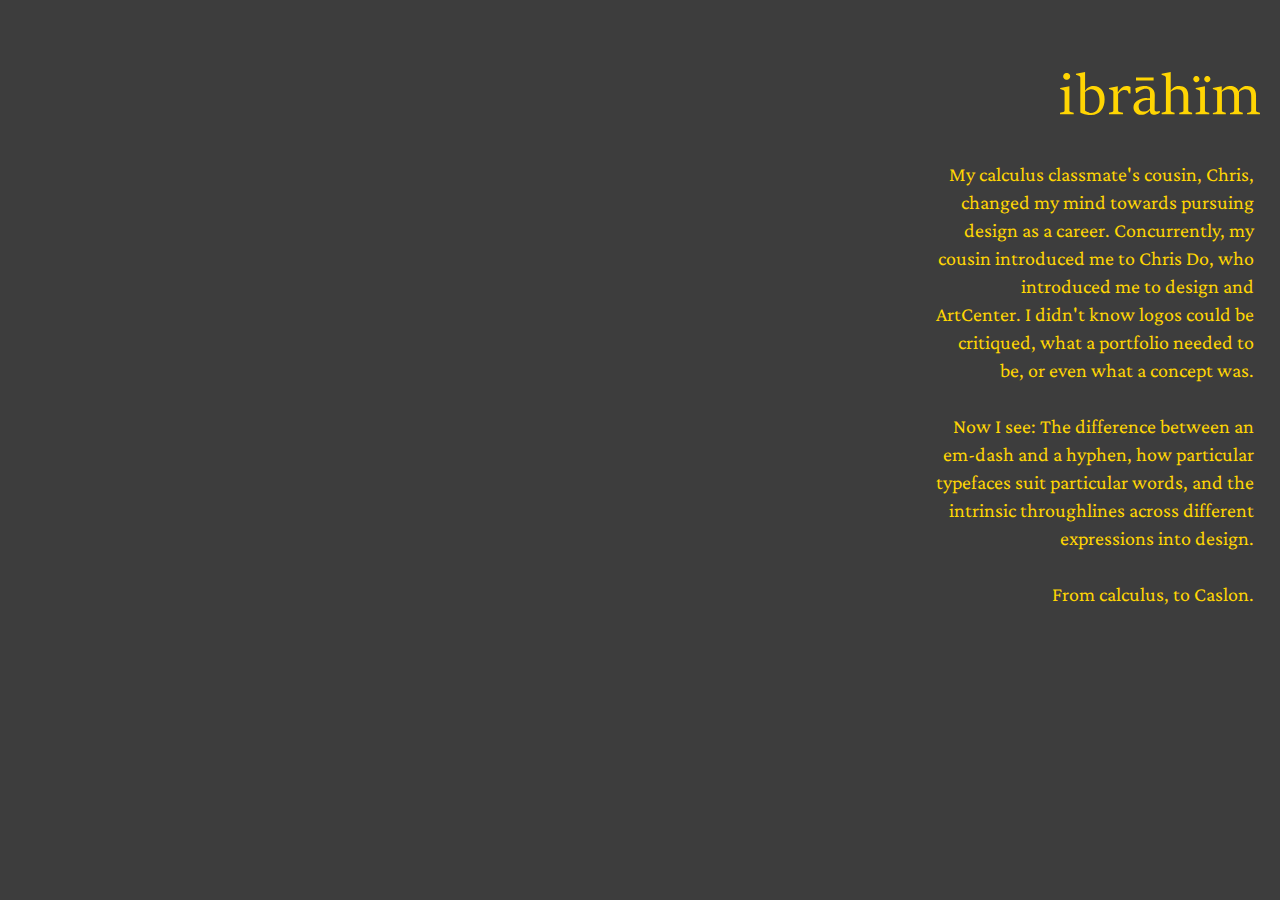
<file: pages/about.html>
<!DOCTYPE html>
<html lang = "en">
  <head>
    <title>Your Host</title>
    <link rel = "icon" type = "image/x-icon" href = "../favicon.ico">

    <meta charset = "utf-8">
    <meta name = "viewport" content = "width = device-width, initial-scale = 1.0">

    <!-- CSS stylesheets, dependencies first -->
    <link rel = "stylesheet" href = "../assets/css/toast.css">
    <link rel = "stylesheet" href = "../assets/css/about.css">
  </head>

  <body>
    <!-- Toast class first, mine second (delineated by a space) -->
    <!-- Landing Page  -->
    <div class = "site-stuff">
      <nav id = "nav">
        <a href = "../index.html"><img src = "../assets/brand/logo.svg" alt = ""></a>
      </nav>

      <section id = "top">
        <div id = "container">
          <div class = "grid">
            <div class = "grid__col grid__col--2-of-2">
              <span>
                You'll find me under
              </span>
            </div>
          </div>

          <div class = "grid">
            <div id = "lineTwo" class = "grid__col grid__col--3-of-4">
              <span>
                books by Camus—
              </span>
            </div>
          </div>

          <div class = "grid">
            <div class = "grid__col grid__col--2-of-2">
              <span>
                and other pages of
              </span>
            </div>
          </div>

          <div class = "grid">
            <div class = "grid__col grid__col--2-of-2">
              <span>
                drapery doodles,
              </span>
            </div>
          </div>

          <div class = "grid">
            <div class = "grid__col grid__col--2-of-2">
              <span>
                calligraphy, and recipes.
              </span>
            </div>
          </div>

        </div>
      </section>

      <small id = "mobile" class = "grid__col grid__col--1-of-4">
        My calculus classmate's cousin, Chris, changed my mind towards pursuing design as a career. Concurrently, my cousin introduced me to Chris Do, who introduced me to design and ArtCenter. I didn't know logos could be critiqued, what a portfolio needed to be, or even what a concept was.<br><br>

        Now I see: The difference between an em-dash and a hyphen, how particular typefaces suit particular words, and the intrinsic throughlines across different expressions into design.<br><br>

        From calculus, to Caslon.
      </small>
    </div>
  </body>
</html>
</file>
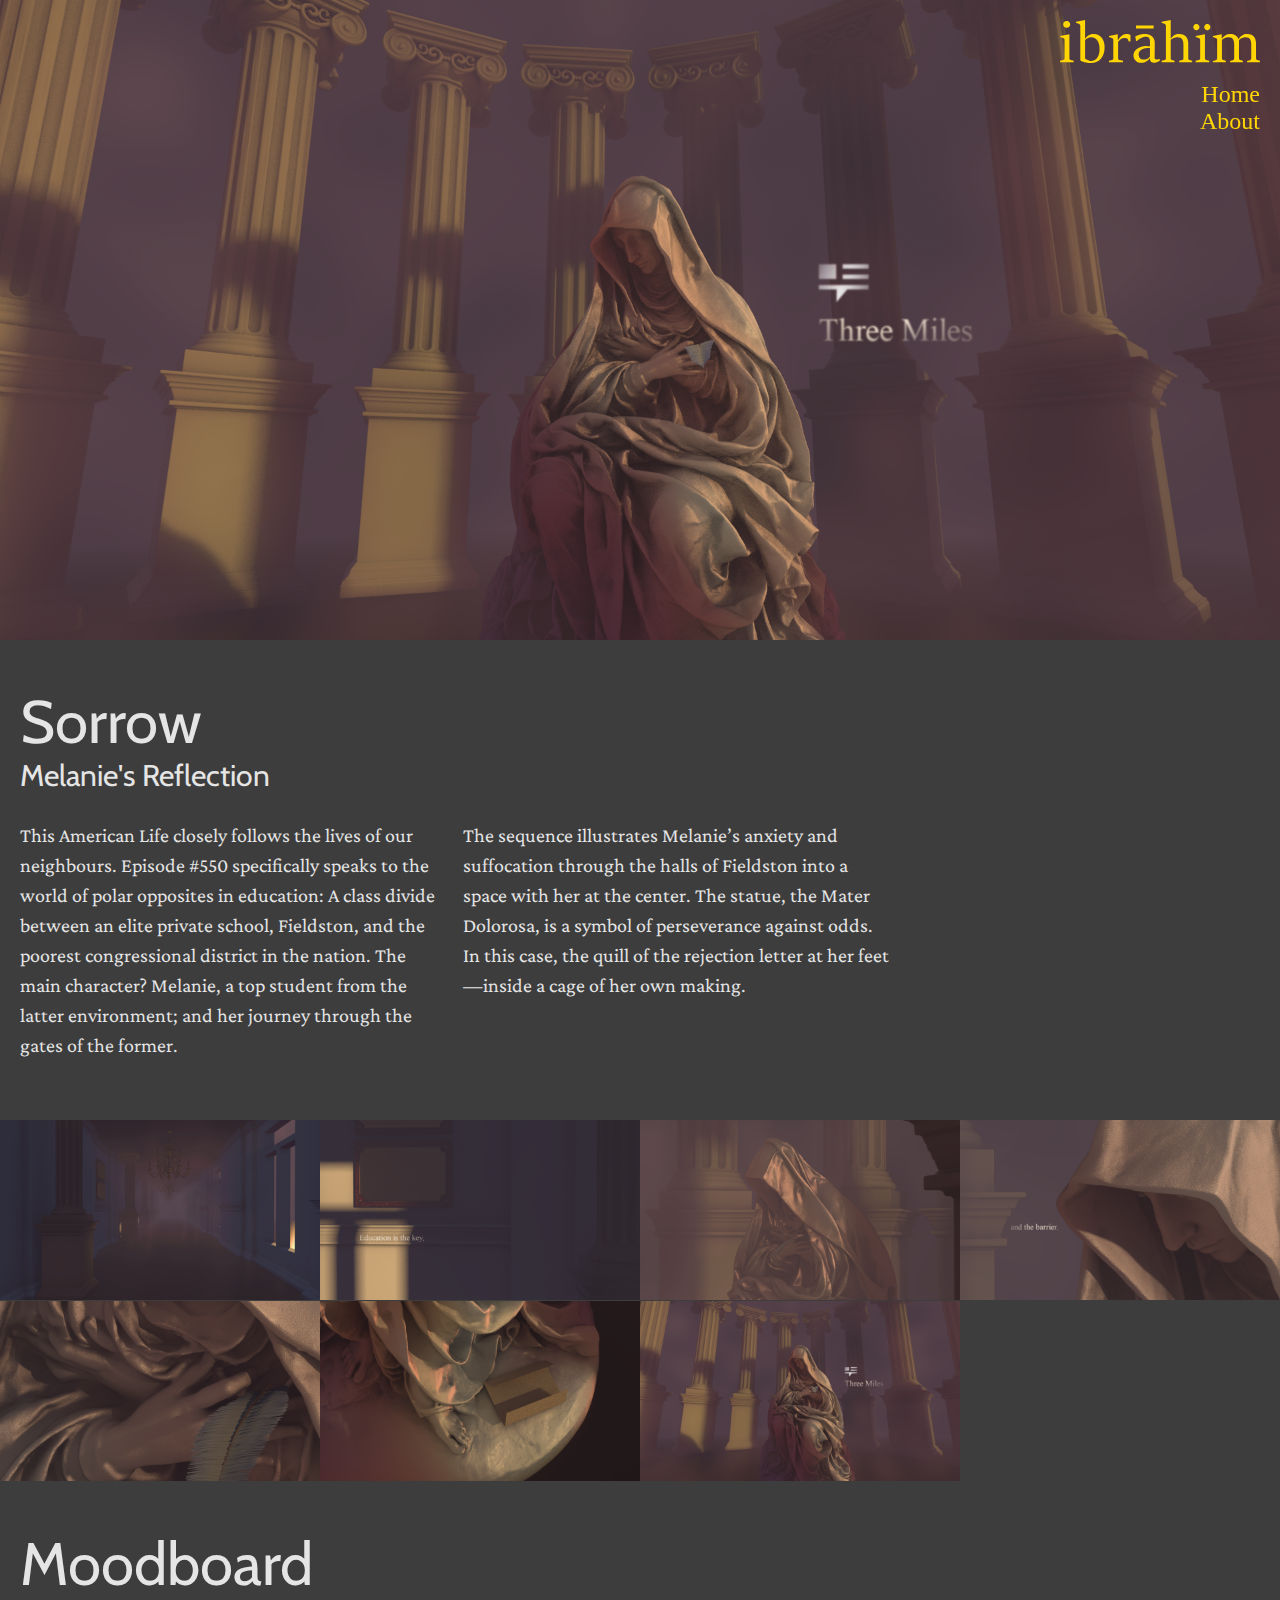
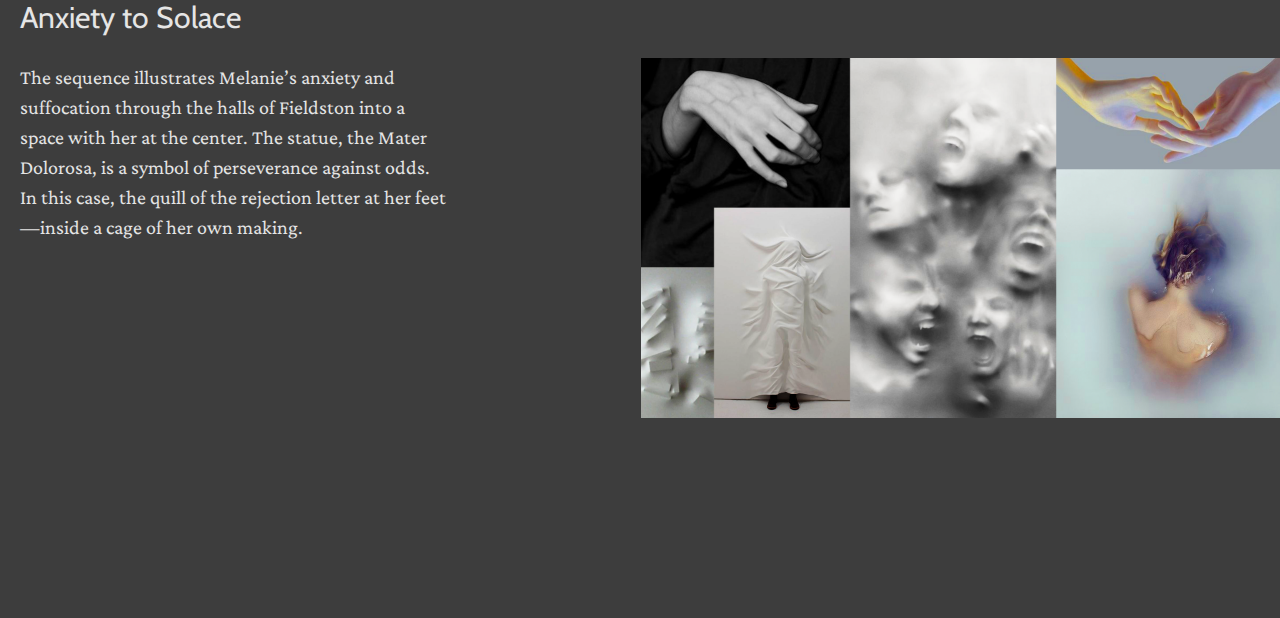
<file: pages/projectPage1.html>
<!DOCTYPE html>
<html lang = "en">
  <head>
    <!-- PROJECT TITLE GOES HERE -->
    <title>Sorrow</title>
    <link rel = "icon" type = "image/x-icon" href = "../favicon.ico">


    <meta charset = "utf-8">
    <meta name = "viewport" content = "width = device-width, initial-scale = 1.0">

    <!-- CSS stylesheets, dependencies first -->
    <link rel = "stylesheet" href = "../assets/css/toast.css">
    <link rel = "stylesheet" href = "../assets/css/projectPage.css">
  </head>

  <body>
    <nav id = "nav">
      <a href = "../index.html"><img src = "../assets/brand/logo.svg" alt = ""></a>
      <ul>
        <a href = "../index.html"><li>Home</li></a>
        <a href = "about.html"><li>About</li></a>
      </ul>
    </nav>

    <main>
      <div class = "grid">
        <div class = "grid__col grid__col--2-of-2 hero">
          <section id = "heroImage"></section>
        </div>
      </div>

      <div class = "siteStuff">
        <section id = "synopsis">
          <!-- PROJECT TITLE GOES HERE TOO -->
          <div class = "grid">
            <div class = "grid__col grid__col--1-of-2">
              <p class = "title">Sorrow</p>
              <p class = "subtitle">Melanie's Reflection</p>
            </div>
          </div>

          <div class = "grid">
            <!-- PROJECT DESCRIPTION GOES HERE -->
            <div id = "projectDesc">
              <p class = "grid__col grid__col--1-of-3">
                This American Life closely follows the lives of our neighbours. Episode #550 specifically speaks to the world of polar opposites in education: A class divide between an elite private school, Fieldston, and the poorest congressional district in the nation. The main character? Melanie, a top student from the latter environment; and her journey through the gates of the former.
              </p>

              <p class = "grid__col grid__col--1-of-3">
                The sequence illustrates Melanie’s anxiety and suffocation through the halls of Fieldston into a space with her at the center. The statue, the Mater Dolorosa, is a symbol of perseverance against odds. In this case, the quill of the rejection letter at her feet—inside a cage of her own making.
              </p>
            </div>
          </div>
        </section>

        <section id = "gallery">
          <div class = "grid">
            <!-- IMAGES GO HERE -->
            <!-- GRID FRACTION VARIES BASED ON NUMBER OF FRAMES -->
            <div class = "grid__col grid__col--1-of-4">
              <div class = "image-outer">
                <a href = "#F1" class = "trigger">
                  <img src = "../assets/imgs/TAL/TAL_F1.png" alt = "" >
                </a>
              </div>
            </div>

            <div class = "grid__col grid__col--1-of-4">
              <div class = "image-outer">
                <a href = "#F2" class = "trigger">
                  <img src = "../assets/imgs/TAL/TAL_F2.png" alt = "" >
                </a>
              </div>
            </div>

            <div class = "grid__col grid__col--1-of-4">
              <div class = "image-outer">
                <a href = "#F3" class = "trigger">
                  <img src = "../assets/imgs/TAL/TAL_F3.png" alt = "" >
                </a>
              </div>
            </div>

            <div class = "grid__col grid__col--1-of-4">
              <div class = "image-outer">
                <a href = "#F4" class = "trigger">
                  <img src = "../assets/imgs/TAL/TAL_F4.png" alt = "" >
                </a>
              </div>
            </div>

            <div class = "grid__col grid__col--1-of-4">
              <div class = "image-outer">
                <a href = "#F5" class = "trigger">
                  <img src = "../assets/imgs/TAL/TAL_F5.png" alt = "" >
                </a>
              </div>
            </div>

            <div class = "grid__col grid__col--1-of-4">
              <div class = "image-outer">
                <a href = "#F6" class = "trigger">
                  <img src = "../assets/imgs/TAL/TAL_F6.png" alt = "" >
                </a>
              </div>
            </div>

            <div class = "grid__col grid__col--1-of-4">
              <div class = "image-outer">
                <a href = "#F7" class = "trigger">
                  <img src = "../assets/imgs/TAL/TAL_F7.png" alt = "" >
                </a>
              </div>
            </div>

            <!-- LIGHTBOX REFS TO IMAGES -->
            <div class = "lightboxes">

              <div id = "F1" class = "lightbox">
                <div class = "lightbox-outer">
                  <img src = "../assets/imgs/TAL/TAL_F1.png" alt="">
                </div>
              </div>

              <div id = "F2" class = "lightbox">
                <div class = "lightbox-outer">
                  <img src = "../assets/imgs/TAL/TAL_F2.png" alt="">
                </div>
              </div>

              <div id = "F3" class = "lightbox">
                <div class = "lightbox-outer">
                  <img src = "../assets/imgs/TAL/TAL_F3.png" alt="">
                </div>
              </div>

              <div id = "F4" class = "lightbox">
                <div class = "lightbox-outer">
                  <img src = "../assets/imgs/TAL/TAL_F4.png" alt="">
                </div>
              </div>

              <div id = "F5" class = "lightbox">
                <div class = "lightbox-outer">
                  <img src = "../assets/imgs/TAL/TAL_F5.png" alt="">
                </div>
              </div>

              <div id = "F6" class = "lightbox">
                <div class = "lightbox-outer">
                  <img src = "../assets/imgs/TAL/TAL_F6.png" alt="">
                </div>
              </div>

              <div id = "F7" class = "lightbox">
                <div class = "lightbox-outer">
                  <img src = "../assets/imgs/TAL/TAL_F7.png" alt="">
                </div>
              </div>
            </div>
          </div>
        </section>

        <section id = "process">
          <!-- PROJECT TITLES GOES HERE TOO -->
          <div class = "grid">
            <div class = "grid__col grid__col--1-of-2">
              <p class = "title">Moodboard</p>
              <p class = "subtitle">Anxiety to Solace</p>
            </div>
          </div>

          <div class = "grid group">
            <!-- PROJECT DESCRIPTION GOES HERE -->
            <div id = "processDesc">
              <p class = "grid__col grid__col--1-of-3">
                The sequence illustrates Melanie’s anxiety and suffocation through the halls of Fieldston into a space with her at the center. The statue, the Mater Dolorosa, is a symbol of perseverance against odds. In this case, the quill of the rejection letter at her feet—inside a cage of her own making.
              </p>

              <!-- IMAGES GO HERE -->
              <div class = "grid__col grid__col--1-of-2 grid__col--d-last">
                <a href = "#P1" class = "trigger">
                  <img src = "../assets/imgs/TAL/TAL_P1.png" alt = "">
                </a>
              </div>

              <div id = "P1" class = "lightbox">
                <div class = "lightbox-outer">
                  <img src = "../assets/imgs/TAL/TAL_P1.png" alt="">
                </div>
              </div>
            </div>
            </div>
        </section>
      </div>
    </main>

    <footer id = "footer">
      <div class = "footer-stuff">
        <strong>Common Tourist Attractions</strong><br>

        <ul>
          <li>
            <a href = "../index.html">Mainstay</a>
          </li>

          <li>
            <a href = "projectPage1.html">This American Life</a>
          </li>

          <li>
            <a href = "projectPage2.html">Grand Budapest Hotel</a>
          </li>

          <li>
            <a href = "projectPage3.html">Lifeline</a>
          </li>

          <li>
            <a href = "about.html">Your Host</a>
          </li>
        </ul>

        <p><strong>Designed and coded by me!</strong></p>
      </div>
    </footer>

    <script src = "../assets/js/projectPageBlur.js"></script>
    <script src = "../assets/js/lightbox.js"></script>
  </body>
</html>
</file>
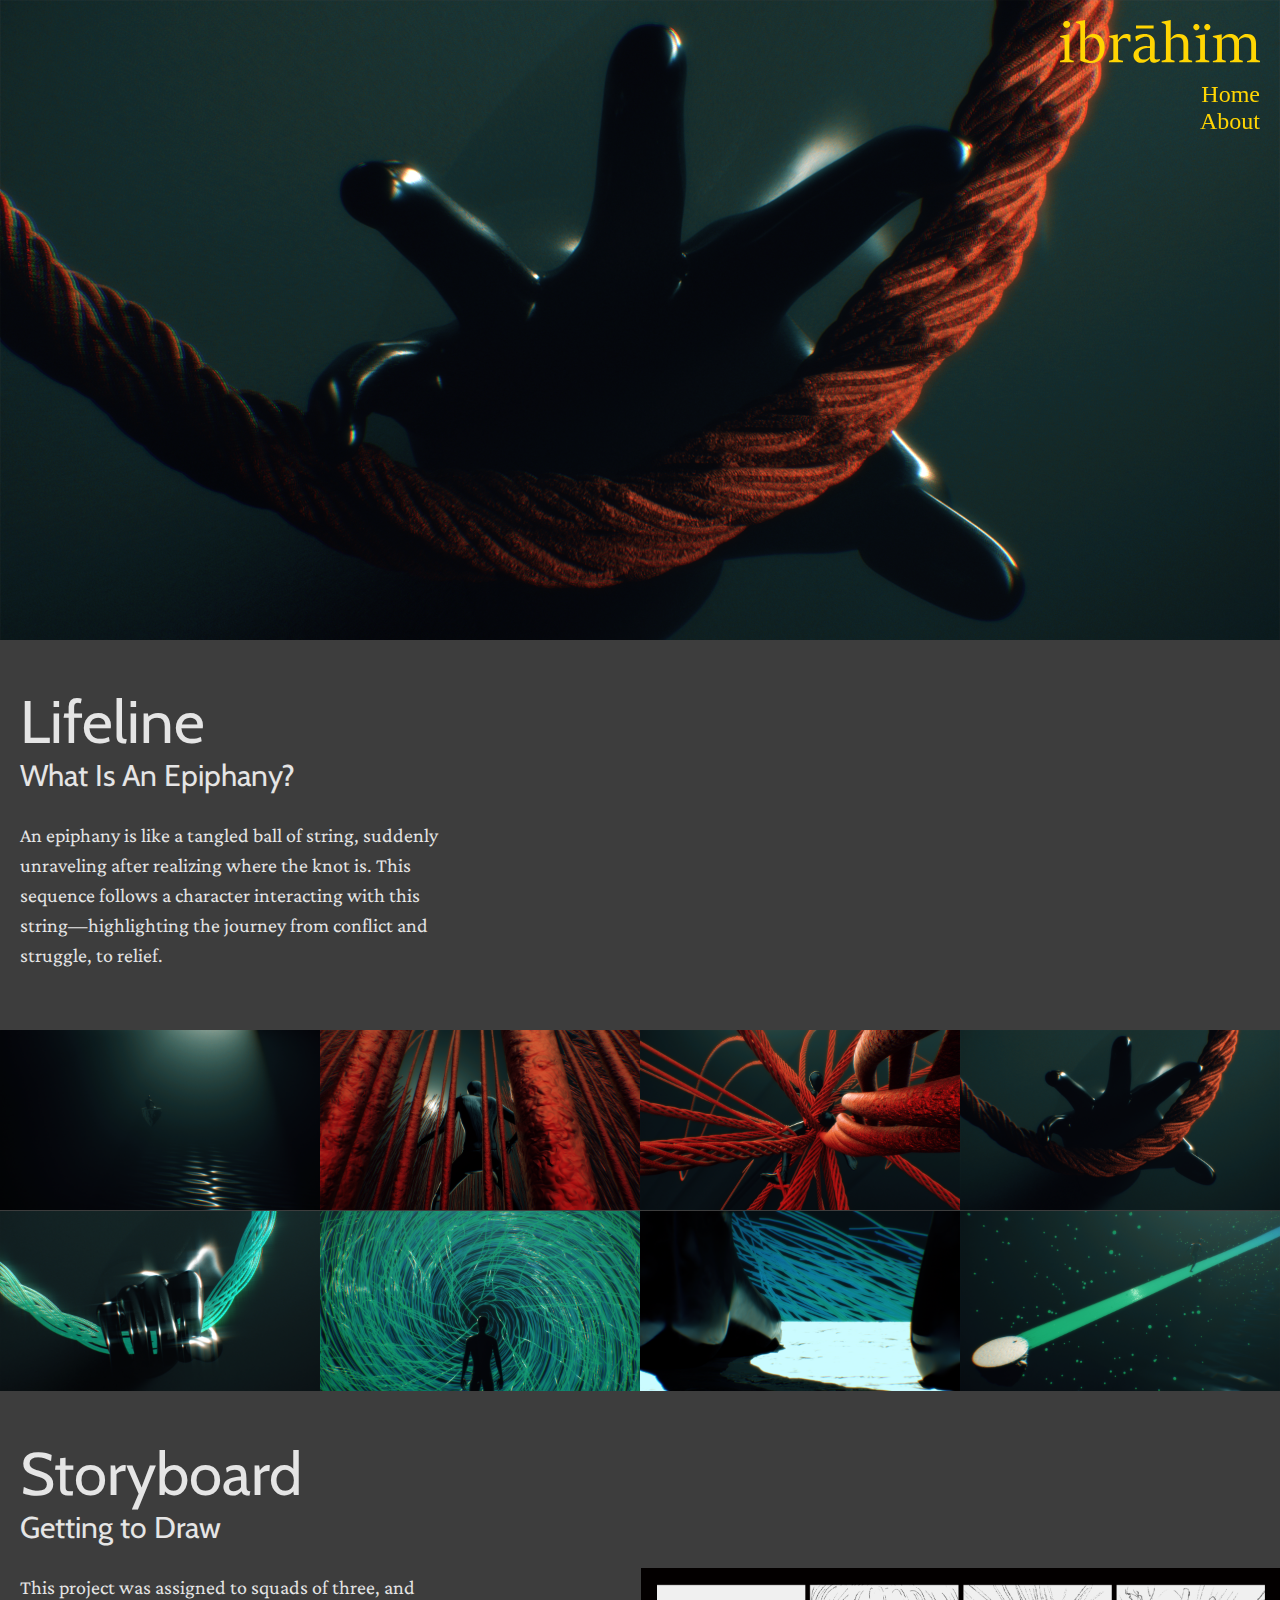
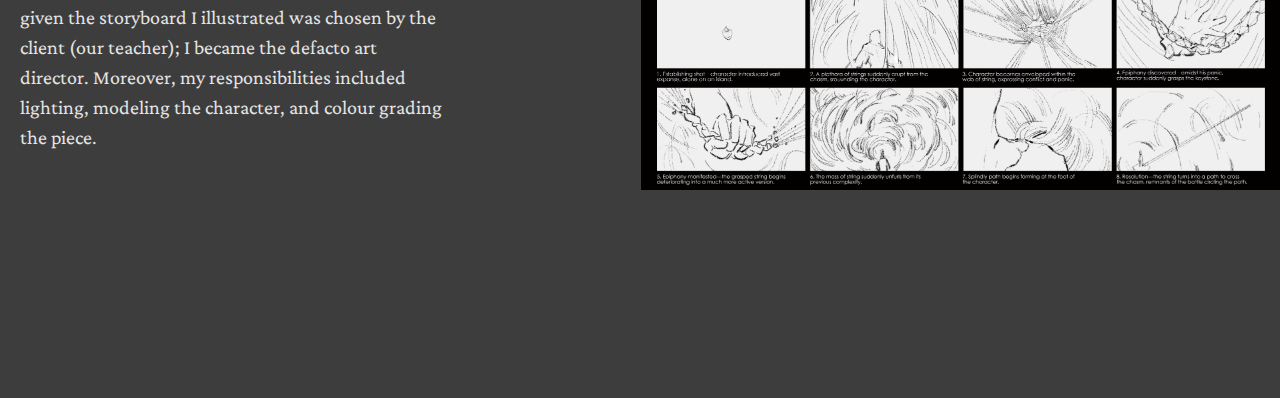
<file: pages/projectPage3.html>
<!DOCTYPE html>
<html lang = "en">
  <head>
    <!-- PROJECT TITLE GOES HERE -->
    <title>This American Life</title>
    <link rel = "icon" type = "image/x-icon" href = "../favicon.ico">


    <meta charset = "utf-8">
    <meta name = "viewport" content = "width = device-width, initial-scale = 1.0">

    <!-- CSS stylesheets, dependencies first -->
    <link rel = "stylesheet" href = "../assets/css/toast.css">
    <link rel = "stylesheet" href = "../assets/css/projectPage.css">
  </head>

  <body>
    <nav id = "nav">
      <a href = "../index.html"><img src = "../assets/brand/logo.svg" alt = ""></a>
      <ul>
        <a href = "../index.html"><li>Home</li></a>
        <a href = "about.html"><li>About</li></a>
      </ul>
    </nav>

    <main>
      <div class = "grid">
        <div class = "grid__col grid__col--2-of-2 hero">
          <section id = "heroImage" class = "project3"></section>
        </div>
      </div>

      <div class = "siteStuff">
        <section id = "synopsis">
          <!-- PROJECT TITLE GOES HERE TOO -->
          <div class = "grid">
            <div class = "grid__col grid__col--1-of-2">
              <p class = "title">Lifeline</p>
              <p class = "subtitle">What Is An Epiphany?</p>
            </div>
          </div>

          <div class = "grid">
            <!-- PROJECT DESCRIPTION GOES HERE -->
            <div id = "projectDesc">
              <p class = "grid__col grid__col--1-of-3">
                An epiphany is like a tangled ball of string, suddenly unraveling after realizing where the knot is. This sequence follows a character interacting with this string—highlighting the journey from conflict and struggle, to relief.
              </p>

              <p class = "grid__col grid__col--1-of-3">

              </p>
            </div>
          </div>
        </section>

        <section id = "gallery">
          <div class = "grid">
            <!-- IMAGES GO HERE -->
            <!-- GRID FRACTION VARIES BASED ON NUMBER OF FRAMES -->
            <div class = "grid__col grid__col--1-of-4">
              <div class = "image-outer">
                <a href = "#F1" class = "trigger">
                  <img src = "../assets/imgs/LL/LL_F1.png" alt = "" >
                </a>
              </div>
            </div>

            <div class = "grid__col grid__col--1-of-4">
              <div class = "image-outer">
                <a href = "#F2" class = "trigger">
                  <img src = "../assets/imgs/LL/LL_F2.png" alt = "" >
                </a>
              </div>
            </div>

            <div class = "grid__col grid__col--1-of-4">
              <div class = "image-outer">
                <a href = "#F3" class = "trigger">
                  <img src = "../assets/imgs/LL/LL_F3.png" alt = "" >
                </a>
              </div>
            </div>

            <div class = "grid__col grid__col--1-of-4">
              <div class = "image-outer">
                <a href = "#F4" class = "trigger">
                  <img src = "../assets/imgs/LL/LL_F4.png" alt = "" >
                </a>
              </div>
            </div>

            <div class = "grid__col grid__col--1-of-4">
              <div class = "image-outer">
                <a href = "#F5" class = "trigger">
                  <img src = "../assets/imgs/LL/LL_F5.png" alt = "" >
                </a>
              </div>
            </div>

            <div class = "grid__col grid__col--1-of-4">
              <div class = "image-outer">
                <a href = "#F6" class = "trigger">
                  <img src = "../assets/imgs/LL/LL_F6.png" alt = "" >
                </a>
              </div>
            </div>

            <div class = "grid__col grid__col--1-of-4">
              <div class = "image-outer">
                <a href = "#F7" class = "trigger">
                  <img src = "../assets/imgs/LL/LL_F7.png" alt = "" >
                </a>
              </div>
            </div>

            <div class = "grid__col grid__col--1-of-4">
              <div class = "image-outer">
                <a href = "#F8" class = "trigger">
                  <img src = "../assets/imgs/LL/LL_F8.png" alt = "" >
                </a>
              </div>
            </div>

            <!-- LIGHTBOX REFS TO IMAGES -->
            <div class = "lightboxes">

              <div id = "F1" class = "lightbox">
                <div class = "lightbox-outer">
                  <img src = "../assets/imgs/LL/LL_F1.png" alt="">
                </div>
              </div>

              <div id = "F2" class = "lightbox">
                <div class = "lightbox-outer">
                  <img src = "../assets/imgs/LL/LL_F2.png" alt="">
                </div>
              </div>

              <div id = "F3" class = "lightbox">
                <div class = "lightbox-outer">
                  <img src = "../assets/imgs/LL/LL_F3.png" alt="">
                </div>
              </div>

              <div id = "F4" class = "lightbox">
                <div class = "lightbox-outer">
                  <img src = "../assets/imgs/LL/LL_F4.png" alt="">
                </div>
              </div>

              <div id = "F5" class = "lightbox">
                <div class = "lightbox-outer">
                  <img src = "../assets/imgs/LL/LL_F5.png" alt="">
                </div>
              </div>

              <div id = "F6" class = "lightbox">
                <div class = "lightbox-outer">
                  <img src = "../assets/imgs/LL/LL_F6.png" alt="">
                </div>
              </div>

              <div id = "F7" class = "lightbox">
                <div class = "lightbox-outer">
                  <img src = "../assets/imgs/LL/LL_F7.png" alt="">
                </div>
              </div>

              <div id = "F8" class = "lightbox">
                <div class = "lightbox-outer">
                  <img src = "../assets/imgs/LL/LL_F8.png" alt="">
                </div>
              </div>
            </div>
          </div>
        </section>

        <section id = "process">
          <!-- PROJECT TITLES GOES HERE TOO -->
          <div class = "grid">
            <div class = "grid__col grid__col--1-of-2">
              <p class = "title">Storyboard</p>
              <p class = "subtitle">Getting to Draw</p>
            </div>
          </div>

          <div class = "grid group">
            <!-- PROJECT DESCRIPTION GOES HERE -->
            <div id = "processDesc">
              <p class = "grid__col grid__col--1-of-3">
                This project was assigned to squads of three, and given the storyboard I illustrated was chosen by the client (our teacher); I became the defacto art director. Moreover, my responsibilities included lighting, modeling the character, and colour grading the piece.
              </p>

              <!-- IMAGES GO HERE -->
              <div class = "grid__col grid__col--1-of-2 grid__col--d-last">
                <a href = "#P1" class = "trigger">
                  <img src = "../assets/imgs/LL/LL_SB.png" alt = "">
                </a>
              </div>

              <div id = "P1" class = "lightbox">
                <div class = "lightbox-outer">
                  <img src = "../assets/imgs/LL/LL_SB.png" alt="">
                </div>
              </div>
            </div>
            </div>
        </section>
      </div>
    </main>

    <footer id = "footer">
      <div class = "footer-stuff">
        <strong>Common Tourist Attractions</strong><br>

        <ul>
          <li>
            <a href = "../index.html">Mainstay</a>
          </li>

          <li>
            <a href = "projectPage1.html">This American Life</a>
          </li>

          <li>
            <a href = "projectPage2.html">Grand Budapest Hotel</a>
          </li>

          <li>
            <a href = "projectPage3.html">Lifeline</a>
          </li>

          <li>
            <a href = "about.html">Your Host</a>
          </li>
        </ul>

        <p><strong>Designed and coded by me!</strong></p>
      </div>
    </footer>

    <script src = "../assets/js/projectPageBlur.js"></script>
    <script src = "../assets/js/lightbox.js"></script>
  </body>
</html>
</file>
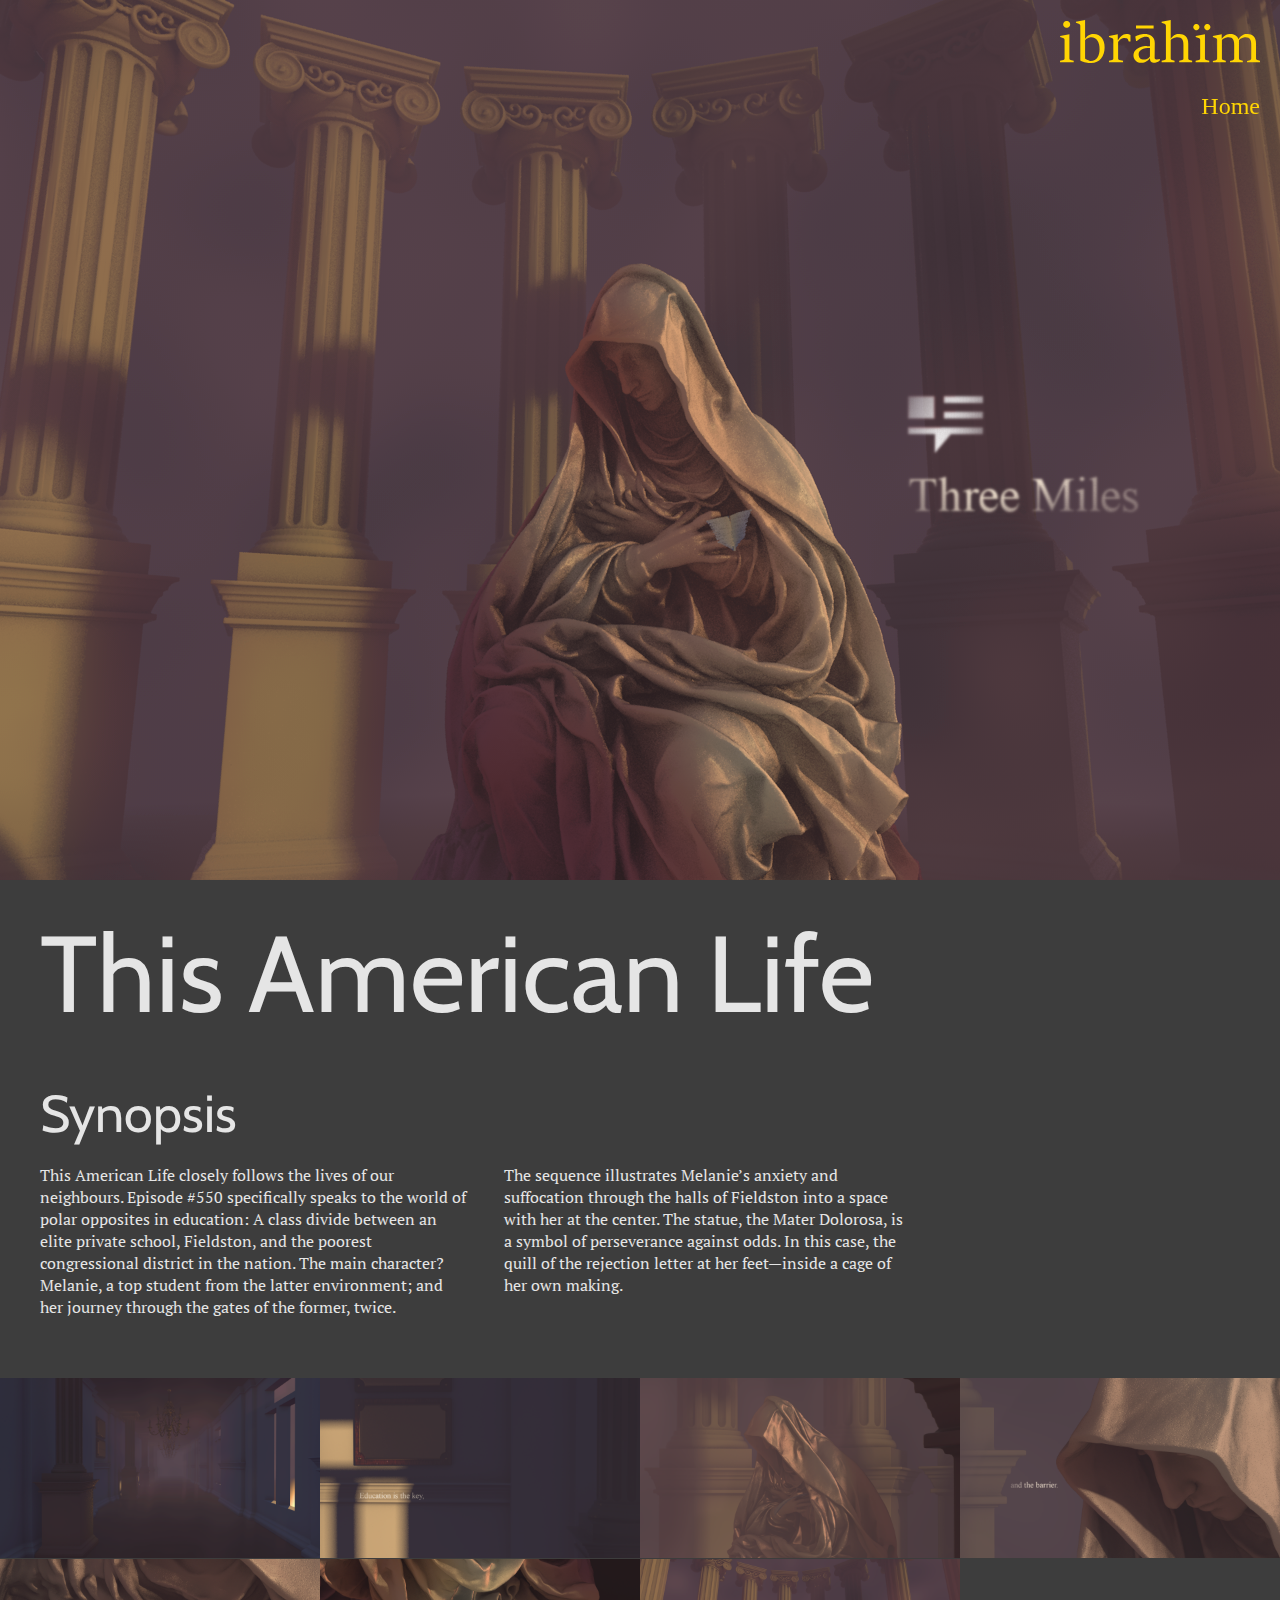
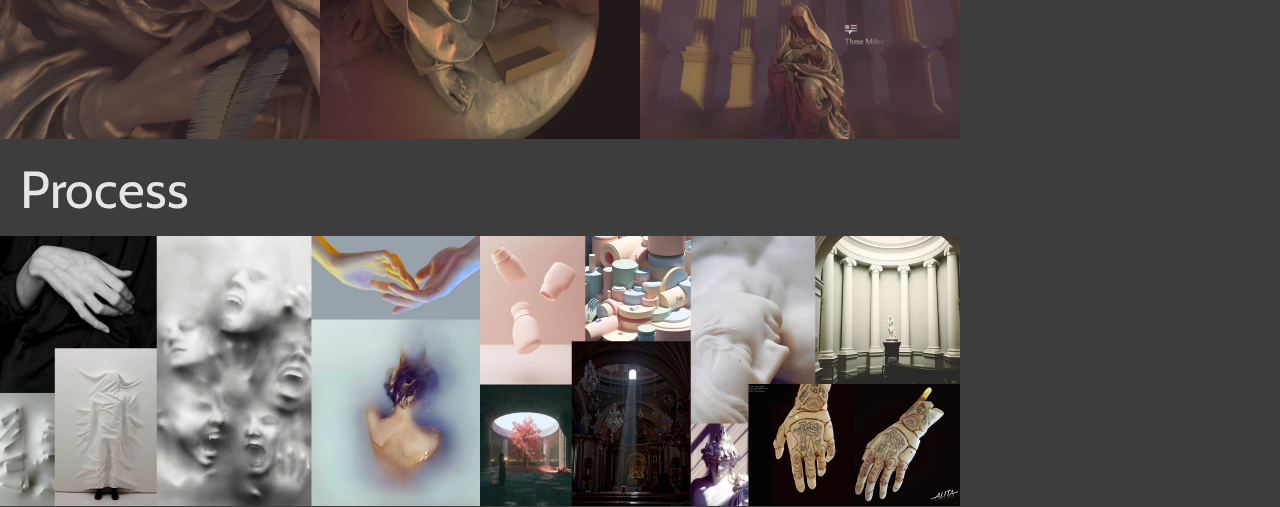
<file: root/pages/projectPage1.html>
<!DOCTYPE html>
<html lang = "en">
  <head>
    <!-- PROJECT TITLE GOES HERE -->
    <title>This American Life</title>

    <meta charset = "utf-8">
    <meta name = "viewport" content = "width = device-width, initial-scale = 1.0">

    <!-- CSS stylesheets, dependencies first -->
    <link rel = "stylesheet" href = "../assets/css/toast.css">
    <link rel = "stylesheet" href = "../assets/css/pp1.css">
  </head>

  <body>
    <nav id = "nav">
      <a href = "../index.html"><img src = "../assets/brand/logo.svg" alt = ""></a>
      <ul>
        <a href = "../index.html"><li>Home</li></a>
        <!-- <a href = "/about.html"><li>About</li></a> -->
      </ul>
    </nav>

    <main>
      <div class = "grid">
        <div class = "grid__col grid__col--2-of-2">
          <section id = "heroImage"></section>
        </div>
      </div>

      <section id = "synopsis">
        <div class = "grid">
          <div class = "grid__col grid__col--2-of-2">
            <!-- PROJECT TITLE GOES HERE TOO -->
            <h1>This American Life</h1>

            <!-- PROJECT SUBTITLE GOES HERE -->
            <h6>Synopsis</h6>
          </div>

          <!-- PROJECT DESCRIPTION GOES HERE -->
          <p class = "grid__col grid__col--1-of-3">
            This American Life closely follows the lives of our neighbours. Episode #550 specifically speaks to the world of polar opposites in education: A class divide between an elite private school, Fieldston, and the poorest congressional district in the nation. The main character? Melanie, a top student from the latter environment; and her journey through the gates of the former, twice.
          </p>

          <p class = "grid__col grid__col--1-of-3 secondColumn">
            The sequence illustrates Melanie’s anxiety and suffocation through the halls of Fieldston into a space with her at the center. The statue, the Mater Dolorosa, is a symbol of perseverance against odds. In this case, the quill of the rejection letter at her feet—inside a cage of her own making.
          </p>
        </div>
      </section>


      <section id = "gallery">
        <div class = "grid">
          <!-- IMAGES GO HERE -->
          <div class = "grid__col grid__col--1-of-4">
            <img src = "../assets/imgs/TAL/TAL_F1.png" alt = "">
          </div>

          <div class = "grid__col grid__col--1-of-4">
            <img src = "../assets/imgs/TAL/TAL_F2.png" alt = "">
          </div>

          <div class = "grid__col grid__col--1-of-4">
            <img src = "../assets/imgs/TAL/TAL_F3.png" alt = "">
          </div>

          <div class = "grid__col grid__col--1-of-4">
            <img src = "../assets/imgs/TAL/TAL_F4.png" alt = "">
          </div>

          <div class = "grid__col grid__col--1-of-4">
            <img src = "../assets/imgs/TAL/TAL_F5.png" alt = "">
          </div>

          <div class = "grid__col grid__col--1-of-4">
            <img src = "../assets/imgs/TAL/TAL_F6.png" alt = "">
          </div>

          <div class = "grid__col grid__col--1-of-4">
            <img src = "../assets/imgs/TAL/TAL_F7.png" alt = "">
          </div>
        </div>
      </section>

      <section id = "process">
        <div class = "grid">
          <div class = "grid__col grid__col--2-of-2">
            <!-- PROJECT SUBTITLE GOES HERE -->
            <h6>Process</h6>
          </div>

          <div class = "grid__col grid__col--3-of-4">
            <!-- IMAGES GO HERE -->
            <div class = "grid__col grid__col--1-of-2">
              <img src = "../assets/imgs/TAL/TAL_P1.png" alt = "">
            </div>

            <div class = "grid__col grid__col--1-of-2">
              <img src = "../assets/imgs/TAL/TAL_P2.png" alt = "">
            </div>
          </div>
        </div>
      </section>

    </main>
  </body>
</html>
</file>
<file: assets/css/toast.css>
@charset "UTF-8";
/*-----------------------------------*\

  $TOAST-GRID

  An insane grid.
  You'd be mad to use it.

  Usage
  =====

  Assuming default values:

  <div class="grid">
    <div class="grid__col grid__col--1-of-2">
      A half-width column.
    </div>
    <div class="grid__col grid__col--1-of-4 grid__col--pull-1-of-4">
      A quarter, pulled left by its own width. You get this, right?
    </div>
  </div>

  Customisation
  =============

  $toast-grid-namespace and $toast-grid-column-namespace
  adjusts the class names for the grid. With
  default values, grid wrappers have a class
  of '.grid' and columns '.grid__col'.

  $toast-col-groups(n) adjusts column divisions.
  For example, $toast-col-groups(12) will produce
  a 12-column grid. $col-groups(3,6,8)
  will produce a 3-, 6-, and 8-column grid.

  $toast-gutter-width is—you guessed it—the gutter
  width. Accepts any unit.

  That's it. Have fun.
  
\*-----------------------------------*/
.grid {
  list-style: none;
  margin-left: -20px; }

.grid__col--2-of-2, .grid__col--3-of-3, .grid__col--4-of-4, .grid__col--5-of-5, .grid__col--6-of-6, .grid__col--8-of-8, .grid__col--12-of-12 {
  width: 100%; }

.grid__col--1-of-2, .grid__col--2-of-4, .grid__col--3-of-6, .grid__col--4-of-8, .grid__col--6-of-12 {
  width: 50%; }

.grid__col--1-of-3, .grid__col--2-of-6, .grid__col--4-of-12 {
  width: 33.33333%; }

.grid__col--2-of-3, .grid__col--4-of-6, .grid__col--8-of-12 {
  width: 66.66667%; }

.grid__col--1-of-4, .grid__col--2-of-8, .grid__col--3-of-12 {
  width: 25%; }

.grid__col--3-of-4, .grid__col--6-of-8, .grid__col--9-of-12 {
  width: 75%; }

.grid__col--push-2-of-2, .grid__col--push-3-of-3, .grid__col--push-4-of-4, .grid__col--push-5-of-5, .grid__col--push-6-of-6, .grid__col--push-8-of-8, .grid__col--push-12-of-12 {
  margin-left: 100%; }

.grid__col--push-1-of-2, .grid__col--push-2-of-4, .grid__col--push-3-of-6, .grid__col--push-4-of-8, .grid__col--push-6-of-12 {
  margin-left: 50%; }

.grid__col--push-1-of-3, .grid__col--push-2-of-6, .grid__col--push-4-of-12 {
  margin-left: 33.33333%; }

.grid__col--push-2-of-3, .grid__col--push-4-of-6, .grid__col--push-8-of-12 {
  margin-left: 66.66667%; }

.grid__col--push-1-of-4, .grid__col--push-2-of-8, .grid__col--push-3-of-12 {
  margin-left: 25%; }

.grid__col--push-3-of-4, .grid__col--push-6-of-8, .grid__col--push-9-of-12 {
  margin-left: 75%; }

.grid__col--pull-2-of-2, .grid__col--pull-3-of-3, .grid__col--pull-4-of-4, .grid__col--pull-5-of-5, .grid__col--pull-6-of-6, .grid__col--pull-8-of-8, .grid__col--pull-12-of-12 {
  margin-left: -100%; }

.grid__col--pull-1-of-2, .grid__col--pull-2-of-4, .grid__col--pull-3-of-6, .grid__col--pull-4-of-8, .grid__col--pull-6-of-12 {
  margin-left: -50%; }

.grid__col--pull-1-of-3, .grid__col--pull-2-of-6, .grid__col--pull-4-of-12 {
  margin-left: -33.33333%; }

.grid__col--pull-2-of-3, .grid__col--pull-4-of-6, .grid__col--pull-8-of-12 {
  margin-left: -66.66667%; }

.grid__col--pull-1-of-4, .grid__col--pull-2-of-8, .grid__col--pull-3-of-12 {
  margin-left: -25%; }

.grid__col--pull-3-of-4, .grid__col--pull-6-of-8, .grid__col--pull-9-of-12 {
  margin-left: -75%; }

.grid__col--1-of-5 {
  width: 20%; }

.grid__col--push-1-of-5 {
  margin-left: 20%; }

.grid__col--pull-1-of-5 {
  margin-left: -20%; }

.grid__col--2-of-5 {
  width: 40%; }

.grid__col--push-2-of-5 {
  margin-left: 40%; }

.grid__col--pull-2-of-5 {
  margin-left: -40%; }

.grid__col--3-of-5 {
  width: 60%; }

.grid__col--push-3-of-5 {
  margin-left: 60%; }

.grid__col--pull-3-of-5 {
  margin-left: -60%; }

.grid__col--4-of-5 {
  width: 80%; }

.grid__col--push-4-of-5 {
  margin-left: 80%; }

.grid__col--pull-4-of-5 {
  margin-left: -80%; }

.grid__col--1-of-6 {
  width: 16.66667%; }

.grid__col--push-1-of-6 {
  margin-left: 16.66667%; }

.grid__col--pull-1-of-6 {
  margin-left: -16.66667%; }

.grid__col--5-of-6 {
  width: 83.33333%; }

.grid__col--push-5-of-6 {
  margin-left: 83.33333%; }

.grid__col--pull-5-of-6 {
  margin-left: -83.33333%; }

.grid__col--1-of-8 {
  width: 12.5%; }

.grid__col--push-1-of-8 {
  margin-left: 12.5%; }

.grid__col--pull-1-of-8 {
  margin-left: -12.5%; }

.grid__col--3-of-8 {
  width: 37.5%; }

.grid__col--push-3-of-8 {
  margin-left: 37.5%; }

.grid__col--pull-3-of-8 {
  margin-left: -37.5%; }

.grid__col--5-of-8 {
  width: 62.5%; }

.grid__col--push-5-of-8 {
  margin-left: 62.5%; }

.grid__col--pull-5-of-8 {
  margin-left: -62.5%; }

.grid__col--7-of-8 {
  width: 87.5%; }

.grid__col--push-7-of-8 {
  margin-left: 87.5%; }

.grid__col--pull-7-of-8 {
  margin-left: -87.5%; }

.grid__col--1-of-12 {
  width: 8.33333%; }

.grid__col--push-1-of-12 {
  margin-left: 8.33333%; }

.grid__col--pull-1-of-12 {
  margin-left: -8.33333%; }

.grid__col--2-of-12 {
  width: 16.66667%; }

.grid__col--push-2-of-12 {
  margin-left: 16.66667%; }

.grid__col--pull-2-of-12 {
  margin-left: -16.66667%; }

.grid__col--5-of-12 {
  width: 41.66667%; }

.grid__col--push-5-of-12 {
  margin-left: 41.66667%; }

.grid__col--pull-5-of-12 {
  margin-left: -41.66667%; }

.grid__col--7-of-12 {
  width: 58.33333%; }

.grid__col--push-7-of-12 {
  margin-left: 58.33333%; }

.grid__col--pull-7-of-12 {
  margin-left: -58.33333%; }

.grid__col--10-of-12 {
  width: 83.33333%; }

.grid__col--push-10-of-12 {
  margin-left: 83.33333%; }

.grid__col--pull-10-of-12 {
  margin-left: -83.33333%; }

.grid__col--11-of-12 {
  width: 91.66667%; }

.grid__col--push-11-of-12 {
  margin-left: 91.66667%; }

.grid__col--pull-11-of-12 {
  margin-left: -91.66667%; }

.grid__col {
  box-sizing: border-box;
  display: inline-block;
  margin-right: -.25em;
  min-height: 1px;
  padding-left: 20px;
  vertical-align: top; }
  @media (max-width: 700px) {
    .grid__col {
      display: block;
      margin-left: 0;
      margin-right: 0;
      width: auto; } }
  @media (max-width: 700px) and (min-width: 480px) {
    .grid__col[class*="grid__col--m-"] {
      display: inline-block;
      margin-right: -.24em; }
    .grid__col.grid__col--m-1-of-2, .grid__col.grid__col--m-2-of-4 {
      width: 50%; }
    .grid__col.grid__col--m-1-of-3 {
      width: 33.33333%; }
    .grid__col.grid__col--m-2-of-3 {
      width: 66.66667%; }
    .grid__col.grid__col--m-1-of-4 {
      width: 25%; }
    .grid__col.grid__col--m-3-of-4 {
      width: 75%; } }
  @media (max-width: 480px) {
    .grid__col[class*="grid__col--s-"] {
      display: inline-block;
      margin-right: -.24em; }
    .grid__col.grid__col--s-1-of-2, .grid__col.grid__col--s-2-of-4 {
      width: 50%; }
    .grid__col.grid__col--s-1-of-3 {
      width: 33.33333%; }
    .grid__col.grid__col--s-2-of-3 {
      width: 66.66667%; }
    .grid__col.grid__col--s-1-of-4 {
      width: 25%; }
    .grid__col.grid__col--s-3-of-4 {
      width: 75%; } }

.grid__col--centered {
  display: block;
  margin-left: auto;
  margin-right: auto; }

.grid__col--d-first {
  float: left; }

.grid__col--d-last {
  float: right; }

.grid--no-gutter {
  margin-left: 0;
  width: 100%; }
  .grid--no-gutter .grid__col {
    padding-left: 0; }
  .grid--no-gutter .grid__col--span-all {
    margin-left: 0;
    width: 100%; }

.grid__col--ab {
  vertical-align: bottom; }

.grid__col--am {
  vertical-align: middle; }

/*# sourceMappingURL=grid.css.map */
</file>
<file: assets/css/about.css>
/* Google Font Imports */
@import url('https://fonts.googleapis.com/css2?family=Cabin:wght@400;600&display=swap');
@import url('https://fonts.googleapis.com/css2?family=Crimson+Pro:wght@200&display=swap');

/* Main CSS */
:root {
  font-size: 3pt;
}

* {
  box-sizing: border-box;
}

body {
  margin: 0;
  overflow: hidden;
}

.site-stuff {
  background-color: #3d3d3d;
  position: relative;
}

/* Top-Right Nav */
nav {
  color: #ffd503;
  display: grid;
  font-size: 6rem;
  margin: 5.65vw 0 0 0;
  position: fixed;
  text-align: right;
  right: 5rem;
  z-index: 1;
}

nav a {
  width: 50rem;
}

/* Content */
img {
  width: 100%;
}

small {
  bottom: 0;
  color: #ffd503;
  font-family: 'Crimson Pro', 'Times New Roman', serif;
  font-size: 1.2vw;
  line-height: 1.5vw;
  position: absolute;
  right: 6rem;
  top: 12.5vw;
  text-align: right;
}

span {
  color: #e5e5e5;
  font-family: 'Cabin', 'Arial', sans-serif;
  font-size: 9vw;
  font-weight: normal;
  line-height: 10.25vw;
  margin: 0;
  white-space: nowrap;
  width: auto;
}

#four {
  padding-left: 3rem;
}

#top {
  height: 100vw;
  margin: 0 0 0 5rem;
  pointer-events: none;
}

#top #container {
  position: fixed;
  width: 100%;
}

.grid {
  margin: 0;
}

.grid__col {
  clear: both;
  padding: 0;
}

.grid__col > sup {
  font-size: 1.1vw;
}

.group:after {
  content: "";
  display: table;
  clear: both;
}

/* Media Queries */
@media screen and (max-width: 1440px) {
  .site-stuff {
    height: 100vh;
  }

  small {
    font-size: 5rem;
    left: 73vw;
    line-height: 7rem;
  }

  #top {
    display: none;
    margin: 0;
  }
}

@media screen and (max-width: 700px) {
  nav {
    left: 0;
    right: 0;
  }

  nav a {
    width: 100%;
  }

  nav img {
    display: block;
    margin: 5rem auto;
    max-width: 50rem;
  }

  small {
    font-size: 5rem;
    left: 5vw;
    line-height: 7rem;
    margin: 20vw;
    right: 5vw;
    text-align: center;
  }
}
</file>
<file: assets/css/projectPage.css>
/* Google Font Imports */
@import url('https://fonts.googleapis.com/css2?family=Cabin:wght@400;600&display=swap');
@import url('https://fonts.googleapis.com/css2?family=Crimson+Pro:wght@200&display=swap');

/* Top-Level */
:root {
  font-size: 3pt;
}

* {
  box-sizing: border-box;
}

/* Top-Right Nav */
nav {
  color: #ffd503;
  display: grid;
  font-size: 6rem;
  margin: 5rem 5rem 0 0;
  position: fixed;
  text-align: right;
  text-decoration: none;
  right: 0;
  z-index: 1;
}

nav a {
  width: 50rem;
}

nav ul {
  list-style: none;
  margin-top: 3rem;
}

a {
  color: inherit;
  text-decoration: none;
}

/* Content */
body {
  background-color: #3d3d3d;
  margin: 0;
  overflow-x: hidden;
}

img {
  width: 100%;
}

main {
  margin: 0 0 14vh 0;
}

.siteStuff {
  background-color: #3d3d3d;
  z-index: 1;
}

/* Individual Project Hero Images */
#heroImage {
  background-attachment: fixed;
  background-image: url("../imgs/TAL/TAL_F7.png");
  background-position: top center;
  background-repeat: no-repeat;
  background-size: 100vw;
  height: 50vw;
  position: relative;
  z-index: -1;
}

.project2 {
   background-image: url("../imgs/GBH/GBH_F3.png") !important;
}

.project3 {
   background-image: url("../imgs/LL/LL_F4.png") !important;
}

.hero  {
  cursor: url("../brand/pointerDown.svg"), auto;
  padding-left: 0;
}

/* Project Description */
p {
  color: #e5e5e5;
  font-family: 'Crimson Pro', 'Times New Roman', serif;
  font-size: 5rem;
  line-height: normal;
  margin: 1rem 1rem 15rem 5rem;
}

.title, .subtitle {
  color: #e5e5e5;
  font-family: 'Cabin', 'Arial', sans-serif;
  font-size: 15rem;
  font-weight: 100;
  line-height: 27rem;
  margin: 0;
  padding: 0;
}

.subtitle {
  font-size: 7.5rem;
  line-height: 0;
  margin-bottom: 10rem;
}

#projectDesc .grid__col, #processDesc .grid__col {
  line-height: 7.5rem;
  padding: 0;
}

#gallery .grid__col {
  padding: 0;
}

#process {
  padding: 7rem 0 15rem 0;
}

/* Fixes Blurred Edge */
#synopsis {
  padding: 7rem 0 0 0;
  width: 100%;
}
/*********************/

.grid {
  margin: 0;
}

.group:after {
  content: "";
  display: table;
  clear: both;
}

/* Lightboxes */
.lightbox {
  align-items: center;
  background-color: rgba(0, 0, 0, 0.7);
  display: none;
  height: 100vh;
  justify-content: center;
  left: 0;
  cursor: pointer;
  position: fixed;
  top: 0;
  width: 100vw;
}

.lightbox-outer {
  cursor: auto;
  position: relative;
  width: 75%;
}

.lightbox-outer img {
  z-index: 2;
}

/* Footer */
footer {
  background-color: #ffd503;
  bottom: 0;
  color: #3d3d3d;
  font-family: 'Crimson Pro', 'Times New Roman', serif;
  font-size: 8rem;
  font-weight: normal;
  height: 14vh;
  padding: 3vh 0;
  position: fixed;
  width: 100%;
  z-index: -2;
}

.footer-stuff {
  margin-left: 5rem;
  text-transform: uppercase;
}

.footer-stuff > ul {
  display: inline-block;
  list-style: none;
  margin: 0;
  padding: 0;
}

.footer-stuff p {
  color: #3d3d3d;
  font-size: 5rem;
  margin: 0 5rem 0 0;
  text-align: right;
  text-transform: none;
}

footer li {
  display: inline-block;
  padding: 0 2rem;
}

footer li:first-of-type {
  padding-left: 0;
}

footer a {
  color: #3d3d3d;
  text-decoration: underline;
  text-transform: none;
}

footer a:active {
  color: #ffd503;
}

/* Media Queries */
@media screen and (max-width: 700px) {
  .title, .subtitle {
    font-size: 8vw;
    line-height: 11vw;
    padding: 0 2rem;
  }

  .subtitle {
    font-size: 4vw;
    line-height: 3vw;
  }

  #projectDesc .grid__col, #processDesc .grid__col {
    padding: 0 7rem;
  }

  #projectDesc .grid__col--d-last {
    float: normal;
    padding: 0;
  }

  footer {
    font-size: 4vw;
  }

  footer li {
    padding-left: 0;
  }

  .footer-stuff {
    margin-left: 3rem;
  }

  .footer-stuff p {
    font-size: 4rem;
    margin: -2.5vw 1vw 0 0;
  }
}

@media screen and (min-width: 700px) and (max-width: 950px) {
  footer {
    display: inline-block;
    font-size: 4vw;
    line-height: 4vw;
    padding: 4vw 0;
  }

  footer li {
    font-size: 3vw;
    padding-left: 0;
  }
}

@media screen and (max-width: 475px) {
  footer {
    display: inline-block;
    font-size: 4vw;
    padding: 3vw 0;
  }

  footer li {
    padding-left: 0;
  }

  .footer-stuff p {
    font-size: 3rem;
    margin: 0 2vw 0 0;
  }
}
</file>
<file: root/assets/css/toast.css>
@charset "UTF-8";
/*-----------------------------------*\

  $TOAST-GRID

  An insane grid.
  You'd be mad to use it.

  Usage
  =====

  Assuming default values:

  <div class="grid">
    <div class="grid__col grid__col--1-of-2">
      A half-width column.
    </div>
    <div class="grid__col grid__col--1-of-4 grid__col--pull-1-of-4">
      A quarter, pulled left by its own width. You get this, right?
    </div>
  </div>

  Customisation
  =============

  $toast-grid-namespace and $toast-grid-column-namespace
  adjusts the class names for the grid. With
  default values, grid wrappers have a class
  of '.grid' and columns '.grid__col'.

  $toast-col-groups(n) adjusts column divisions.
  For example, $toast-col-groups(12) will produce
  a 12-column grid. $col-groups(3,6,8)
  will produce a 3-, 6-, and 8-column grid.

  $toast-gutter-width is—you guessed it—the gutter
  width. Accepts any unit.

  That's it. Have fun.
  
\*-----------------------------------*/
.grid {
  list-style: none;
  margin-left: -20px; }

.grid__col--2-of-2, .grid__col--3-of-3, .grid__col--4-of-4, .grid__col--5-of-5, .grid__col--6-of-6, .grid__col--8-of-8, .grid__col--12-of-12 {
  width: 100%; }

.grid__col--1-of-2, .grid__col--2-of-4, .grid__col--3-of-6, .grid__col--4-of-8, .grid__col--6-of-12 {
  width: 50%; }

.grid__col--1-of-3, .grid__col--2-of-6, .grid__col--4-of-12 {
  width: 33.33333%; }

.grid__col--2-of-3, .grid__col--4-of-6, .grid__col--8-of-12 {
  width: 66.66667%; }

.grid__col--1-of-4, .grid__col--2-of-8, .grid__col--3-of-12 {
  width: 25%; }

.grid__col--3-of-4, .grid__col--6-of-8, .grid__col--9-of-12 {
  width: 75%; }

.grid__col--push-2-of-2, .grid__col--push-3-of-3, .grid__col--push-4-of-4, .grid__col--push-5-of-5, .grid__col--push-6-of-6, .grid__col--push-8-of-8, .grid__col--push-12-of-12 {
  margin-left: 100%; }

.grid__col--push-1-of-2, .grid__col--push-2-of-4, .grid__col--push-3-of-6, .grid__col--push-4-of-8, .grid__col--push-6-of-12 {
  margin-left: 50%; }

.grid__col--push-1-of-3, .grid__col--push-2-of-6, .grid__col--push-4-of-12 {
  margin-left: 33.33333%; }

.grid__col--push-2-of-3, .grid__col--push-4-of-6, .grid__col--push-8-of-12 {
  margin-left: 66.66667%; }

.grid__col--push-1-of-4, .grid__col--push-2-of-8, .grid__col--push-3-of-12 {
  margin-left: 25%; }

.grid__col--push-3-of-4, .grid__col--push-6-of-8, .grid__col--push-9-of-12 {
  margin-left: 75%; }

.grid__col--pull-2-of-2, .grid__col--pull-3-of-3, .grid__col--pull-4-of-4, .grid__col--pull-5-of-5, .grid__col--pull-6-of-6, .grid__col--pull-8-of-8, .grid__col--pull-12-of-12 {
  margin-left: -100%; }

.grid__col--pull-1-of-2, .grid__col--pull-2-of-4, .grid__col--pull-3-of-6, .grid__col--pull-4-of-8, .grid__col--pull-6-of-12 {
  margin-left: -50%; }

.grid__col--pull-1-of-3, .grid__col--pull-2-of-6, .grid__col--pull-4-of-12 {
  margin-left: -33.33333%; }

.grid__col--pull-2-of-3, .grid__col--pull-4-of-6, .grid__col--pull-8-of-12 {
  margin-left: -66.66667%; }

.grid__col--pull-1-of-4, .grid__col--pull-2-of-8, .grid__col--pull-3-of-12 {
  margin-left: -25%; }

.grid__col--pull-3-of-4, .grid__col--pull-6-of-8, .grid__col--pull-9-of-12 {
  margin-left: -75%; }

.grid__col--1-of-5 {
  width: 20%; }

.grid__col--push-1-of-5 {
  margin-left: 20%; }

.grid__col--pull-1-of-5 {
  margin-left: -20%; }

.grid__col--2-of-5 {
  width: 40%; }

.grid__col--push-2-of-5 {
  margin-left: 40%; }

.grid__col--pull-2-of-5 {
  margin-left: -40%; }

.grid__col--3-of-5 {
  width: 60%; }

.grid__col--push-3-of-5 {
  margin-left: 60%; }

.grid__col--pull-3-of-5 {
  margin-left: -60%; }

.grid__col--4-of-5 {
  width: 80%; }

.grid__col--push-4-of-5 {
  margin-left: 80%; }

.grid__col--pull-4-of-5 {
  margin-left: -80%; }

.grid__col--1-of-6 {
  width: 16.66667%; }

.grid__col--push-1-of-6 {
  margin-left: 16.66667%; }

.grid__col--pull-1-of-6 {
  margin-left: -16.66667%; }

.grid__col--5-of-6 {
  width: 83.33333%; }

.grid__col--push-5-of-6 {
  margin-left: 83.33333%; }

.grid__col--pull-5-of-6 {
  margin-left: -83.33333%; }

.grid__col--1-of-8 {
  width: 12.5%; }

.grid__col--push-1-of-8 {
  margin-left: 12.5%; }

.grid__col--pull-1-of-8 {
  margin-left: -12.5%; }

.grid__col--3-of-8 {
  width: 37.5%; }

.grid__col--push-3-of-8 {
  margin-left: 37.5%; }

.grid__col--pull-3-of-8 {
  margin-left: -37.5%; }

.grid__col--5-of-8 {
  width: 62.5%; }

.grid__col--push-5-of-8 {
  margin-left: 62.5%; }

.grid__col--pull-5-of-8 {
  margin-left: -62.5%; }

.grid__col--7-of-8 {
  width: 87.5%; }

.grid__col--push-7-of-8 {
  margin-left: 87.5%; }

.grid__col--pull-7-of-8 {
  margin-left: -87.5%; }

.grid__col--1-of-12 {
  width: 8.33333%; }

.grid__col--push-1-of-12 {
  margin-left: 8.33333%; }

.grid__col--pull-1-of-12 {
  margin-left: -8.33333%; }

.grid__col--2-of-12 {
  width: 16.66667%; }

.grid__col--push-2-of-12 {
  margin-left: 16.66667%; }

.grid__col--pull-2-of-12 {
  margin-left: -16.66667%; }

.grid__col--5-of-12 {
  width: 41.66667%; }

.grid__col--push-5-of-12 {
  margin-left: 41.66667%; }

.grid__col--pull-5-of-12 {
  margin-left: -41.66667%; }

.grid__col--7-of-12 {
  width: 58.33333%; }

.grid__col--push-7-of-12 {
  margin-left: 58.33333%; }

.grid__col--pull-7-of-12 {
  margin-left: -58.33333%; }

.grid__col--10-of-12 {
  width: 83.33333%; }

.grid__col--push-10-of-12 {
  margin-left: 83.33333%; }

.grid__col--pull-10-of-12 {
  margin-left: -83.33333%; }

.grid__col--11-of-12 {
  width: 91.66667%; }

.grid__col--push-11-of-12 {
  margin-left: 91.66667%; }

.grid__col--pull-11-of-12 {
  margin-left: -91.66667%; }

.grid__col {
  box-sizing: border-box;
  display: inline-block;
  margin-right: -.25em;
  min-height: 1px;
  padding-left: 20px;
  vertical-align: top; }
  @media (max-width: 700px) {
    .grid__col {
      display: block;
      margin-left: 0;
      margin-right: 0;
      width: auto; } }
  @media (max-width: 700px) and (min-width: 480px) {
    .grid__col[class*="grid__col--m-"] {
      display: inline-block;
      margin-right: -.24em; }
    .grid__col.grid__col--m-1-of-2, .grid__col.grid__col--m-2-of-4 {
      width: 50%; }
    .grid__col.grid__col--m-1-of-3 {
      width: 33.33333%; }
    .grid__col.grid__col--m-2-of-3 {
      width: 66.66667%; }
    .grid__col.grid__col--m-1-of-4 {
      width: 25%; }
    .grid__col.grid__col--m-3-of-4 {
      width: 75%; } }
  @media (max-width: 480px) {
    .grid__col[class*="grid__col--s-"] {
      display: inline-block;
      margin-right: -.24em; }
    .grid__col.grid__col--s-1-of-2, .grid__col.grid__col--s-2-of-4 {
      width: 50%; }
    .grid__col.grid__col--s-1-of-3 {
      width: 33.33333%; }
    .grid__col.grid__col--s-2-of-3 {
      width: 66.66667%; }
    .grid__col.grid__col--s-1-of-4 {
      width: 25%; }
    .grid__col.grid__col--s-3-of-4 {
      width: 75%; } }

.grid__col--centered {
  display: block;
  margin-left: auto;
  margin-right: auto; }

.grid__col--d-first {
  float: left; }

.grid__col--d-last {
  float: right; }

.grid--no-gutter {
  margin-left: 0;
  width: 100%; }
  .grid--no-gutter .grid__col {
    padding-left: 0; }
  .grid--no-gutter .grid__col--span-all {
    margin-left: 0;
    width: 100%; }

.grid__col--ab {
  vertical-align: bottom; }

.grid__col--am {
  vertical-align: middle; }

/*# sourceMappingURL=grid.css.map */
</file>
<file: root/assets/css/pp1.css>
/* Google Font Imports */
@import url('https://fonts.googleapis.com/css2?family=Cabin:wght@400;600&display=swap');
@import url('https://fonts.googleapis.com/css2?family=PT+Serif&display=swap');

/* Main CSS */
:root {
  font-size: 3pt;
}

* {
  box-sizing: border-box;
}

a {
  color: inherit;
  text-decoration: none;
}

body {
  background-color: #3d3d3d;
  margin: 0;
  overflow-x: hidden;
}

h1, h6 {
  color: #e5e5e5;
  font-family: 'Cabin', 'Arial', sans-serif;
  font-size: 27rem;
  font-weight: 100;
  line-height: 45rem;
  margin: 0 0 0 5rem;
}

h6 {
  font-size: 13rem;
  line-height: 23rem;
}

img {
  width: 100%;
}

nav {
  color: #ffd503;
  display: grid;
  font-size: 6rem;
  margin: 5rem 5rem 0 0;
  position: fixed;
  text-align: right;
  text-decoration: none;
  right: 0;
  z-index: 1;
}

nav > a {
  width: 50rem;
}

nav > ul {
  list-style: none;
}

p {
  color: #e5e5e5;
  font-family: 'PT Serif', 'Times New Roman', serif;
  font-size: 4rem;
  line-height: normal;
  margin: 1rem 1rem 15rem 5rem;
}

#heroImage {
  position: relative;
  height: 220rem;
  background-attachment: fixed;
  /* background-color: coral; */
  background-image: url("../imgs/TAL/TAL_F7.png");
  background-position: top center;
  background-size: auto;
}

#synopsis, .grid__col > h6 {
  margin: 1rem 0 0 5rem;
  width: 100%;
}

#process {
  width: 100%;
}

.grid {
  margin: 0;
}

.grid__col {
  padding: 0;
}

.secondColumn {
  padding-left: 5rem;
}
</file>
